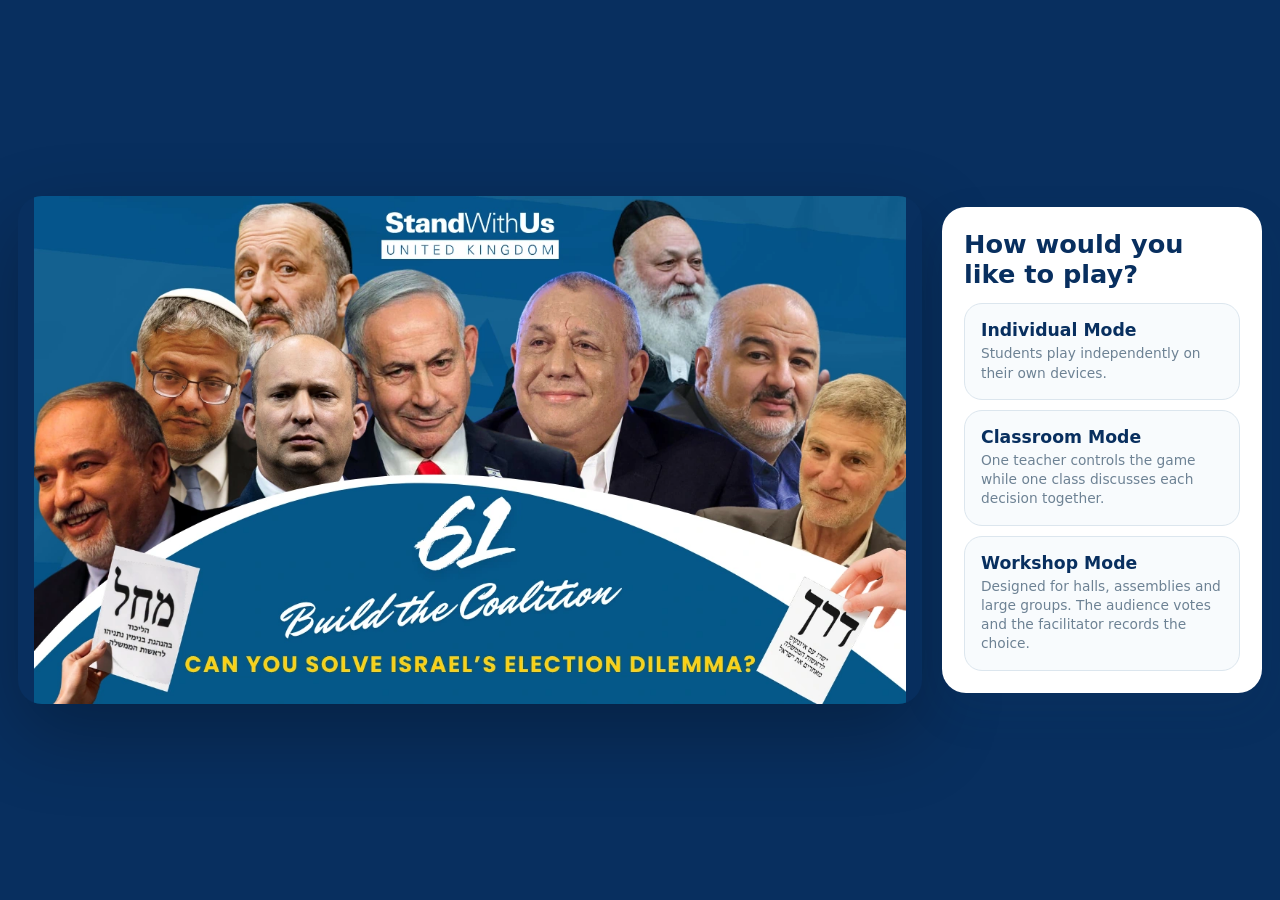
<file: index.html>
<!doctype html>
<html lang="en">
<head>
  <meta charset="utf-8">
  <meta name="viewport" content="width=device-width,initial-scale=1,viewport-fit=cover">
  <meta name="theme-color" content="#082f5f">
  <meta name="description" content="61: Build the Coalition, an interactive Israel democracy education game from StandWithUs UK">
  <title>61: Build the Coalition</title>
  <link rel="manifest" href="manifest.json">
  <link rel="icon" href="assets/branding/swu_uk_square.webp">
  <link rel="stylesheet" href="styles.css?v=20261125unity1">
  <link rel="stylesheet" href="coalition_nov_2026.css?v=20261125unity1">
</head>
<body>
  <main id="app"></main>
  <script src="data/game_data.js?v=20261125unity1"></script>
  <script src="data/election_updates.js?v=20261125unity1"></script>
  <script src="app.js?v=20261125unity1" defer></script>
  <script src="coalition_nov_2026.js?v=20261125unity1" defer></script>
</body>
</html>
</file>
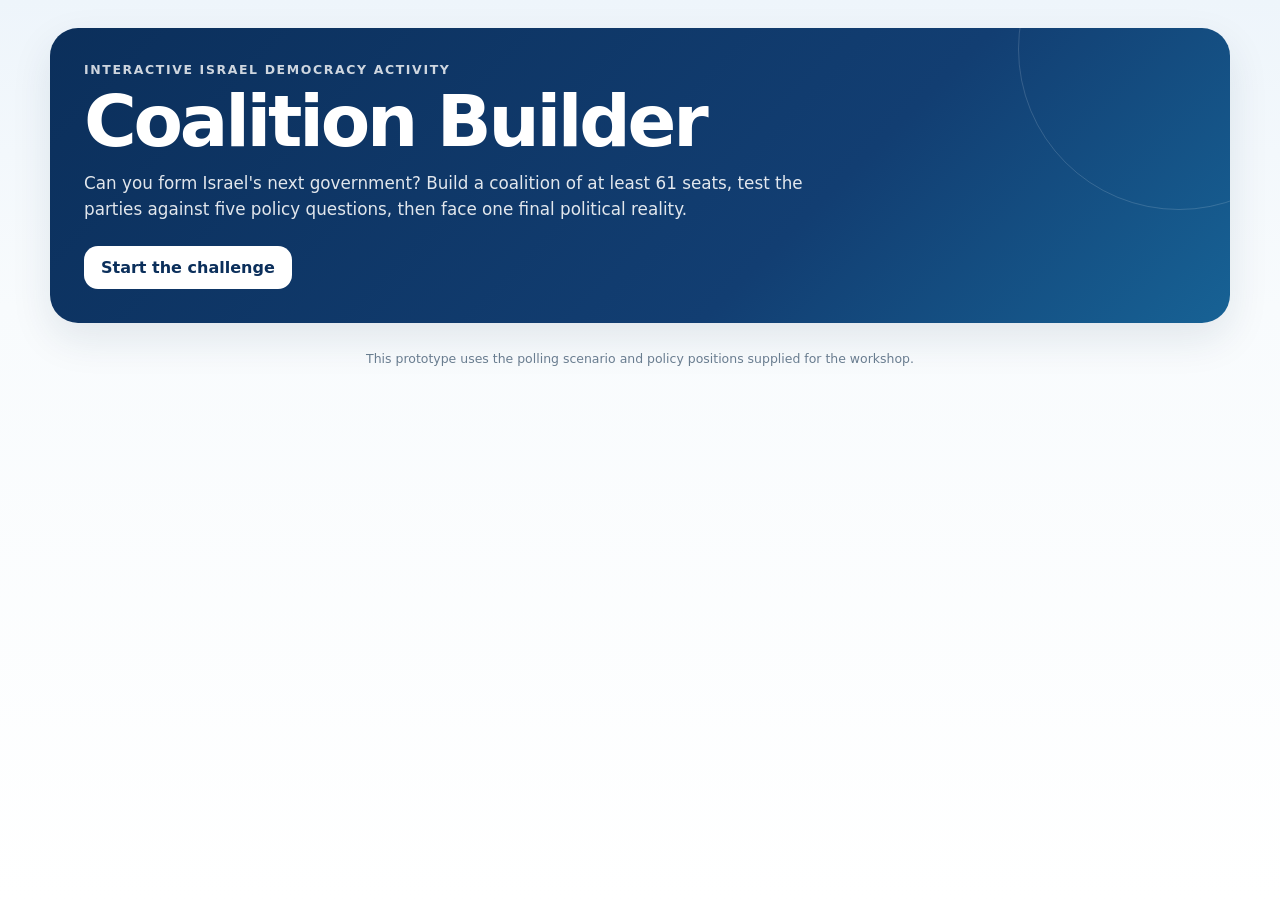
<file: CoalitionBuilderPreview.html>
<!doctype html>
<html lang="en">
<head>
<meta charset="utf-8">
<meta name="viewport" content="width=device-width,initial-scale=1,viewport-fit=cover">
<meta name="theme-color" content="#0b2f5b">
<title>Coalition Builder</title>
<style>
:root{
  --navy:#0b2f5b;
  --blue:#2f5ea8;
  --sky:#5bb3e6;
  --red:#d1495b;
  --orange:#e67e22;
  --teal:#2a9d8f;
  --purple:#7a4fa3;
  --green:#4c956c;
  --gold:#c79a2b;
  --ink:#15314a;
  --muted:#6b7f91;
  --line:#dbe4ec;
  --panel:#ffffff;
  --wash:#f5f8fb;
  --yes:#dff4d5;
  --no:#ffd9db;
  --neutral:#dce9f7;
  --shadow:0 16px 40px rgba(20,51,80,.10);
}
*{box-sizing:border-box}
html{scroll-behavior:smooth}
body{margin:0;background:linear-gradient(180deg,#eef5fb 0,#f8fbfd 34%,#ffffff 100%);color:var(--ink);font-family:Inter,ui-sans-serif,system-ui,-apple-system,BlinkMacSystemFont,"Segoe UI",sans-serif}
button{font:inherit}
.app{min-height:100vh}
.shell{width:min(1180px,calc(100% - 28px));margin:0 auto;padding:28px 0 72px}
.hero{background:linear-gradient(135deg,var(--navy),#123e72 64%,#176295);color:#fff;border-radius:28px;padding:34px;box-shadow:var(--shadow);position:relative;overflow:hidden}
.hero:after{content:"";position:absolute;width:320px;height:320px;border:1px solid rgba(255,255,255,.15);border-radius:50%;right:-110px;top:-140px}
.eyebrow{font-size:.78rem;letter-spacing:.13em;text-transform:uppercase;font-weight:800;opacity:.8}
h1{font-size:clamp(2.1rem,6vw,4.5rem);line-height:.96;margin:10px 0 14px;letter-spacing:-.045em}
h2{font-size:clamp(1.35rem,3vw,2rem);margin:0 0 8px}
p{line-height:1.55}
.hero p{max-width:720px;font-size:1.05rem;margin:0 0 24px;color:rgba(255,255,255,.88)}
.primary,.secondary,.ghost{border:0;border-radius:14px;padding:12px 17px;font-weight:800;cursor:pointer;transition:.16s ease}
.primary{background:#fff;color:var(--navy)}
.primary:hover,.secondary:hover,.ghost:hover{transform:translateY(-1px)}
.secondary{background:var(--navy);color:#fff}
.ghost{background:#edf3f8;color:var(--ink)}
.topbar{display:flex;align-items:center;justify-content:space-between;gap:18px;margin-bottom:18px}
.brand{display:flex;align-items:center;gap:10px;font-weight:900;color:var(--navy)}
.brandMark{width:38px;height:38px;border-radius:12px;background:var(--navy);display:grid;place-items:center;color:#fff;font-size:1.1rem}
.metrics{display:grid;grid-template-columns:repeat(3,1fr);gap:12px;margin:20px 0}
.metric{background:var(--panel);border:1px solid var(--line);border-radius:18px;padding:17px;box-shadow:0 8px 24px rgba(20,51,80,.05)}
.metricLabel{font-size:.8rem;color:var(--muted);font-weight:700;text-transform:uppercase;letter-spacing:.08em}
.metricValue{font-size:2rem;font-weight:900;margin-top:4px;color:var(--navy)}
.progressWrap{background:var(--panel);border:1px solid var(--line);border-radius:18px;padding:16px;margin-bottom:22px}
.progressHead{display:flex;justify-content:space-between;font-weight:800;margin-bottom:10px}
.progress{height:14px;background:#e7eef4;border-radius:999px;overflow:hidden}
.progressFill{height:100%;background:linear-gradient(90deg,var(--blue),var(--sky));width:0;transition:width .25s ease}
.sectorGrid{display:grid;grid-template-columns:repeat(6,1fr);gap:10px;margin:16px 0 24px}
.sectorTile{border:0;border-radius:18px;padding:16px 10px;color:#fff;font-weight:900;cursor:pointer;min-height:94px;display:flex;flex-direction:column;justify-content:space-between;text-align:left;box-shadow:0 8px 20px rgba(20,51,80,.08);transition:.15s ease}
.sectorTile:hover,.sectorTile.active{transform:translateY(-2px);outline:3px solid rgba(11,47,91,.12)}
.sectorIcon{font-size:1.55rem}.sectorName{font-size:.9rem;line-height:1.12}
.sectionHead{display:flex;align-items:end;justify-content:space-between;gap:20px;margin:26px 0 12px}
.sectionHead p{margin:0;color:var(--muted)}
.partyGrid{display:grid;grid-template-columns:repeat(3,1fr);gap:14px}
.partyCard{background:var(--panel);border:1px solid var(--line);border-radius:22px;padding:16px;box-shadow:0 10px 26px rgba(20,51,80,.06);display:flex;flex-direction:column;gap:14px;min-height:270px;position:relative;transition:.16s ease}
.partyCard.selected{outline:3px solid var(--blue);transform:translateY(-1px)}
.partyTop{display:flex;gap:14px;align-items:flex-start}.partyLogoWrap{width:104px;height:72px;border:1px solid var(--line);background:#fff;border-radius:14px;display:grid;place-items:center;padding:8px;flex:none}.partyLogo{max-width:100%;max-height:100%;object-fit:contain}
.leaderPhoto{width:54px;height:54px;border-radius:50%;object-fit:cover;border:2px solid #fff;box-shadow:0 0 0 1px var(--line)}
.avatar{width:54px;height:54px;border-radius:50%;display:grid;place-items:center;background:#e8eff6;color:var(--navy);font-weight:900;border:1px solid var(--line);flex:none}
.partyInfo{flex:1}.partyName{font-weight:900;font-size:1.08rem;color:var(--navy)}.leader{color:var(--muted);font-size:.9rem;margin-top:3px}.seatPill{display:inline-flex;align-items:center;border-radius:999px;padding:6px 10px;background:#edf3f8;font-weight:900;font-size:.82rem}
.partyFooter{margin-top:auto;display:flex;align-items:center;justify-content:space-between;gap:8px}.sectorPill{font-size:.76rem;font-weight:900;border-radius:999px;padding:6px 9px;color:#fff}.selectBtn{border:0;border-radius:12px;padding:9px 11px;background:var(--navy);color:#fff;font-weight:800;cursor:pointer}.partyCard.selected .selectBtn{background:#e9eff5;color:var(--ink)}
.coalitionBox{background:var(--panel);border:1px solid var(--line);border-radius:22px;padding:19px;margin-top:22px}.coalitionRows{display:grid;gap:8px;margin-top:12px}.coalitionRow{display:flex;justify-content:space-between;gap:15px;padding:10px 0;border-bottom:1px solid #eef2f6}.coalitionRow:last-child{border:0}.empty{color:var(--muted)}
.callout{background:#eef6ff;border:1px solid #cfe0f1;border-radius:22px;padding:22px;margin-top:22px}.callout.success{background:#eff8ea;border-color:#cfe8c2}.callout.warn{background:#fff7e8;border-color:#f1d7a4}.callout.danger{background:#fff0f0;border-color:#f0c4c7}
.policyTable{width:100%;border-collapse:separate;border-spacing:0;margin-top:14px;font-size:.87rem}.policyTable th,.policyTable td{padding:10px;border-right:1px solid var(--line);border-bottom:1px solid var(--line);text-align:center}.policyTable th:first-child,.policyTable td:first-child{text-align:left}.policyTable thead th{background:#eef3f7}.policyTable tr:first-child th:first-child{border-top-left-radius:12px}.policyTable tr:first-child th:last-child{border-top-right-radius:12px}.statusYes{background:var(--yes)}.statusNo{background:var(--no)}.statusNeutral{background:var(--neutral)}
.issueSummary{display:grid;grid-template-columns:repeat(5,1fr);gap:10px;margin-top:14px}.issueCard{border:1px solid var(--line);border-radius:16px;padding:13px;background:#fff}.issueName{font-weight:900;font-size:.85rem}.issueCounts{font-size:.78rem;color:var(--muted);margin-top:8px}
.revealIntro{background:linear-gradient(135deg,#151a26,#29354a);color:#fff;border-radius:24px;padding:28px;margin-top:22px}.revealGrid{display:grid;grid-template-columns:repeat(3,1fr);gap:12px;margin-top:14px}.revealCard{background:#fff;border:1px solid var(--line);border-radius:18px;padding:15px}.stance{font-weight:900;margin-top:8px}.yesTxt{color:#39793d}.noTxt{color:#b23a40}.maybeTxt{color:#94690c}.revealMetrics{display:grid;grid-template-columns:repeat(3,1fr);gap:12px;margin-top:16px}
.footerNote{font-size:.78rem;color:var(--muted);margin-top:28px;text-align:center}.hidden{display:none!important}
@media(max-width:900px){.sectorGrid{grid-template-columns:repeat(3,1fr)}.partyGrid{grid-template-columns:repeat(2,1fr)}.issueSummary{grid-template-columns:repeat(2,1fr)}.revealGrid{grid-template-columns:repeat(2,1fr)}}
@media(max-width:620px){.shell{width:min(100% - 18px,1180px);padding-top:12px}.hero{padding:24px 20px;border-radius:22px}.metrics{grid-template-columns:1fr 1fr 1fr}.metric{padding:12px}.metricValue{font-size:1.5rem}.sectorGrid{grid-template-columns:repeat(2,1fr)}.partyGrid{grid-template-columns:1fr}.partyCard{min-height:0}.issueSummary,.revealGrid,.revealMetrics{grid-template-columns:1fr}.policyTable{font-size:.72rem}.policyTable th,.policyTable td{padding:7px 5px}.sectionHead{align-items:flex-start;flex-direction:column}.topbar{margin-bottom:12px}}

</style>
</head>
<body>
<main id="app"></main>
<script>
const parties = [
  {id:'likud',name:'Likud',leader:'Bibi Netanyahu',seats:23,sector:'Right',logo:'[data-uri]',photo:'[data-uri]',bibi:'Yes',positions:{security:'Yes',inquiry:'No',judicial:'Yes',arab:'No',charedi:'No'}},
  {id:'yashar',name:'Yashar',leader:'Gadi Eisenkot',seats:24,sector:'Left',logo:'[data-uri]',bibi:'No',positions:{security:'Neutral',inquiry:'Yes',judicial:'No',arab:'Yes',charedi:'Yes'}},
  {id:'byachad',name:"B'Yachad",leader:'Naftali Bennett',seats:16,sector:'Right',logo:'[data-uri]',bibi:'No',positions:{security:'Neutral',inquiry:'Yes',judicial:'No',arab:'Neutral',charedi:'Yes'}},
  {id:'democrats',name:'The Democrats',leader:'Yair Golan',seats:9,sector:'Far Left',logo:'[data-uri]',bibi:'No',positions:{security:'Yes',inquiry:'Yes',judicial:'No',arab:'Yes',charedi:'Yes'}},
  {id:'yisrael_beitenu',name:'Yisrael Beitenu',leader:'Avigdor Lieberman',seats:11,sector:'Right',logo:'[data-uri]',bibi:'No',positions:{security:'Yes',inquiry:'Yes',judicial:'No',arab:'Yes',charedi:'Yes'}},
  {id:'hatzionut_hadati',name:'Hatzionut HaDatit',leader:'Bezalel Smotrich',seats:4,sector:'Far Right',logo:'[data-uri]',bibi:'Yes',positions:{security:'Yes',inquiry:'No',judicial:'Yes',arab:'No',charedi:'Yes'}},
  {id:'otzma_yehudit',name:'Otzma Yehudit',leader:'Itamar Ben Gvir',seats:8,sector:'Far Right',logo:'[data-uri]',photo:'[data-uri]',bibi:'Yes',positions:{security:'Yes',inquiry:'No',judicial:'Yes',arab:'No',charedi:'No'}},
  {id:'utj',name:'UTJ',leader:'Moshe Gafni and Yitzhak Goldknopf',seats:8,sector:'Ultra Orthodox Jewish',logo:'[data-uri]',bibi:'Maybe',positions:{security:'Neutral',inquiry:'Neutral',judicial:'Neutral',arab:'Neutral',charedi:'No'}},
  {id:'shas',name:'Shas',leader:'Arye Deri',seats:7,sector:'Ultra Orthodox Jewish',logo:'[data-uri]',bibi:'Maybe',positions:{security:'Neutral',inquiry:'Neutral',judicial:'Neutral',arab:'Neutral',charedi:'No'}},
  {id:'joint_arab_list',name:'Joint Arab List',leader:'Youssef Jabareen',seats:5,sector:'Arab',logo:'[data-uri]',bibi:'No',positions:{security:'Yes',inquiry:'Neutral',judicial:'Neutral',arab:'Yes',charedi:'Neutral'}},
  {id:'raam',name:"Ra'am",leader:'Mansour Abbas',seats:5,sector:'Arab',logo:'[data-uri]',bibi:'Maybe',positions:{security:'Yes',inquiry:'Neutral',judicial:'Neutral',arab:'Yes',charedi:'Neutral'}}
];

const sectors = [
  {name:'All',icon:'◉',colour:'#0b2f5b'},
  {name:'Far Left',icon:'✊',colour:'#d1495b'},
  {name:'Left',icon:'🕊',colour:'#2a9d8f'},
  {name:'Right',icon:'🛡',colour:'#2f5ea8'},
  {name:'Far Right',icon:'⚑',colour:'#e67e22'},
  {name:'Ultra Orthodox Jewish',icon:'🎩',colour:'#7a4fa3'},
  {name:'Arab',icon:'عربي',colour:'#4c956c'}
];

const issueLabels = {
  security:'Security and Palestinians',
  inquiry:'October 7 Inquiry',
  judicial:'Judicial Reform',
  arab:'Work with anti Zionist Arab parties',
  charedi:'Charedi integration'
};

const state = {selected:new Set(),sector:'All',stage:'welcome'};
const app = document.getElementById('app');

function initials(name){
  return name.split(/\s+/).filter(Boolean).slice(0,2).map(x=>x[0]).join('').toUpperCase();
}
function sectorColour(name){return (sectors.find(s=>s.name===name)||sectors[0]).colour}
function selectedParties(){return parties.filter(p=>state.selected.has(p.id))}
function totalSeats(){return selectedParties().reduce((n,p)=>n+p.seats,0)}
function esc(s){return String(s).replace(/[&<>"']/g,c=>({'&':'&amp;','<':'&lt;','>':'&gt;','"':'&quot;',"'":'&#39;'}[c]))}

function render(){
  if(state.stage==='welcome') return renderWelcome();
  renderGame();
}

function renderWelcome(){
  app.innerHTML=`<div class="app"><div class="shell">
    <section class="hero">
      <div class="eyebrow">Interactive Israel democracy activity</div>
      <h1>Coalition Builder</h1>
      <p>Can you form Israel's next government? Build a coalition of at least 61 seats, test the parties against five policy questions, then face one final political reality.</p>
      <button class="primary" id="start">Start the challenge</button>
    </section>
    <div class="footerNote">This prototype uses the polling scenario and policy positions supplied for the workshop.</div>
  </div></div>`;
  document.getElementById('start').addEventListener('click',()=>{state.stage='build';render()});
}

function renderGame(){
  const total=totalSeats();
  const count=state.selected.size;
  const progress=Math.min(100,(total/61)*100);
  const filtered=state.sector==='All'?parties:parties.filter(p=>p.sector===state.sector);
  app.innerHTML=`<div class="app"><div class="shell">
    <div class="topbar"><div class="brand"><div class="brandMark">61</div><div>Coalition Builder</div></div><button class="ghost" id="resetTop">Reset</button></div>
    <div class="metrics">
      <div class="metric"><div class="metricLabel">Coalition seats</div><div class="metricValue">${total}</div></div>
      <div class="metric"><div class="metricLabel">Target</div><div class="metricValue">61</div></div>
      <div class="metric"><div class="metricLabel">Parties selected</div><div class="metricValue">${count}</div></div>
    </div>
    <div class="progressWrap"><div class="progressHead"><span>Progress to a majority</span><span>${total} / 61</span></div><div class="progress"><div class="progressFill" style="width:${progress}%"></div></div></div>
    <div class="sectionHead"><div><h2>Explore the political sectors</h2><p>Filter by sector, then invite parties into your coalition.</p></div></div>
    <div class="sectorGrid">${sectors.map(s=>`<button class="sectorTile ${state.sector===s.name?'active':''}" data-sector="${esc(s.name)}" style="background:${s.colour}"><span class="sectorIcon">${s.icon}</span><span class="sectorName">${esc(s.name)}</span></button>`).join('')}</div>
    <div class="sectionHead"><div><h2>${state.sector==='All'?'All parties':esc(state.sector)}</h2><p>${filtered.length} ${filtered.length===1?'party':'parties'} in view</p></div></div>
    <div class="partyGrid">${filtered.map(p=>partyCard(p)).join('')}</div>
    ${coalitionPanel(total)}
    ${policyPanel(total)}
    ${revealPanel()}
    <div class="footerNote">Each participant can run this page independently in their own browser. No login is required.</div>
  </div></div>`;
  bindGameEvents();
}

function partyCard(p){
  const selected=state.selected.has(p.id);
  const photo=p.photo?`<img class="leaderPhoto" src="${p.photo}" alt="${esc(p.leader)}">`:`<div class="avatar">${initials(p.leader)}</div>`;
  return `<article class="partyCard ${selected?'selected':''}">
    <div class="partyTop"><div class="partyLogoWrap"><img class="partyLogo" src="${p.logo}" alt="${esc(p.name)} logo"></div>${photo}<div class="partyInfo"><div class="partyName">${esc(p.name)}</div><div class="leader">${esc(p.leader)}</div></div></div>
    <div><span class="seatPill">${p.seats} seats</span></div>
    <div class="partyFooter"><span class="sectorPill" style="background:${sectorColour(p.sector)}">${esc(p.sector)}</span><button class="selectBtn" data-party="${p.id}">${selected?'Remove':'Invite to coalition'}</button></div>
  </article>`;
}

function coalitionPanel(total){
  const chosen=selectedParties();
  const rows=chosen.length?chosen.map(p=>`<div class="coalitionRow"><span>${esc(p.name)}</span><strong>${p.seats}</strong></div>`).join(''):`<div class="empty">No parties selected yet.</div>`;
  const status=total>=61?`<div class="callout success"><h2>You have reached a majority</h2><p>Your coalition has ${total} seats. Numbers alone are not enough. Now check whether the parties agree on the major issues.</p><button class="secondary" id="checkPolicy">Check policy compatibility</button></div>`:'';
  return `<section class="coalitionBox"><h2>Your coalition</h2><div class="coalitionRows">${rows}</div></section>${status}`;
}

function policyPanel(total){
  if(state.stage!=='policy' && state.stage!=='reveal') return '';
  if(total<61) return '';
  const chosen=selectedParties();
  const issues=Object.keys(issueLabels);
  const summary=issues.map(k=>{
    const vals=chosen.map(p=>p.positions[k]);
    const yes=vals.filter(v=>v==='Yes').length,no=vals.filter(v=>v==='No').length,neutral=vals.filter(v=>v==='Neutral').length;
    return `<div class="issueCard"><div class="issueName">${issueLabels[k]}</div><div class="issueCounts">${yes} support · ${no} oppose · ${neutral} neutral</div></div>`;
  }).join('');
  const table=`<div style="overflow:auto"><table class="policyTable"><thead><tr><th>Party</th>${issues.map(k=>`<th>${issueLabels[k]}</th>`).join('')}</tr></thead><tbody>${chosen.map(p=>`<tr><td><strong>${esc(p.name)}</strong></td>${issues.map(k=>`<td class="status${p.positions[k]}">${p.positions[k]}</td>`).join('')}</tr>`).join('')}</tbody></table></div>`;
  const next=state.stage==='policy'?`<div class="callout warn"><h2>Could these parties compromise?</h2><p>Coalition government often requires parties to live with policy differences. If you think these disagreements could be negotiated, continue to the final test.</p><button class="secondary" id="showReveal">Continue to final test</button></div>`:'';
  return `<section id="policySection" class="callout"><h2>Policy compatibility</h2><p>These are the positions supplied for the workshop. Green means support, red means opposition and blue means neutral.</p><div class="issueSummary">${summary}</div>${table}</section>${next}`;
}

function revealPanel(){
  if(state.stage!=='reveal') return '';
  const chosen=selectedParties();
  const yes=chosen.filter(p=>p.bibi==='Yes');
  const no=chosen.filter(p=>p.bibi==='No');
  const maybe=chosen.filter(p=>p.bibi==='Maybe');
  const yesSeats=yes.reduce((n,p)=>n+p.seats,0), maybeSeats=maybe.reduce((n,p)=>n+p.seats,0), noSeats=no.reduce((n,p)=>n+p.seats,0);
  const cards=chosen.map(p=>`<div class="revealCard"><strong>${esc(p.name)}</strong><div class="leader">${esc(p.leader)}</div><div class="stance ${p.bibi==='Yes'?'yesTxt':p.bibi==='No'?'noTxt':'maybeTxt'}">${p.bibi==='Yes'?'Would sit with Netanyahu':p.bibi==='No'?'Would not sit with Netanyahu':'Position uncertain or negotiable'}</div></div>`).join('');
  const verdict=yesSeats>=61?`Your coalition still contains at least 61 seats from parties marked as willing to serve under Netanyahu.`:`Your coalition does not contain 61 confirmed seats from parties marked as willing to serve under Netanyahu. The policy puzzle has become a political leadership puzzle.`;
  return `<section id="revealSection"><div class="revealIntro"><div class="eyebrow">One final factor</div><h2>Will every party sit in a Netanyahu led coalition?</h2><p>Policy agreement is not always enough. Some parties may refuse to serve under Benjamin Netanyahu even where there is substantial policy overlap.</p></div><div class="revealGrid">${cards}</div><div class="revealMetrics"><div class="metric"><div class="metricLabel">Confirmed yes</div><div class="metricValue">${yesSeats}</div></div><div class="metric"><div class="metricLabel">Maybe</div><div class="metricValue">${maybeSeats}</div></div><div class="metric"><div class="metricLabel">Refuse</div><div class="metricValue">${noSeats}</div></div></div><div class="callout danger"><h2>What happened?</h2><p>${verdict}</p><button class="secondary" id="rebuild">Rebuild the coalition</button></div></section>`;
}

function bindGameEvents(){
  document.getElementById('resetTop').addEventListener('click',resetGame);
  document.querySelectorAll('[data-sector]').forEach(b=>b.addEventListener('click',()=>{state.sector=b.dataset.sector;render()}));
  document.querySelectorAll('[data-party]').forEach(b=>b.addEventListener('click',()=>{
    const id=b.dataset.party;
    state.selected.has(id)?state.selected.delete(id):state.selected.add(id);
    if(totalSeats()<61) state.stage='build';
    render();
  }));
  const check=document.getElementById('checkPolicy'); if(check) check.addEventListener('click',()=>{state.stage='policy';render();setTimeout(()=>document.getElementById('policySection')?.scrollIntoView({behavior:'smooth'}),50)});
  const reveal=document.getElementById('showReveal'); if(reveal) reveal.addEventListener('click',()=>{state.stage='reveal';render();setTimeout(()=>document.getElementById('revealSection')?.scrollIntoView({behavior:'smooth'}),50)});
  const rebuild=document.getElementById('rebuild'); if(rebuild) rebuild.addEventListener('click',()=>{state.stage='build';render();window.scrollTo({top:0,behavior:'smooth'})});
}

function resetGame(){state.selected.clear();state.sector='All';state.stage='build';render();window.scrollTo({top:0,behavior:'smooth'})}

if('serviceWorker' in navigator){window.addEventListener('load',()=>navigator.serviceWorker.register('service_worker.js').catch(()=>{}))}
render();

</script>
</body>
</html>
</file>
<file: styles.css>
:root{
  --swu:#0878bd;
  --navy:#082f5f;
  --navy2:#0d426f;
  --ink:#15344d;
  --muted:#6d8294;
  --line:#dce6ee;
  --wash:#f4f8fb;
  --panel:#ffffff;
  --gold:#c99a2e;
  --green:#2e8b57;
  --red:#c94c56;
  --amber:#d49323;
  --teal:#2a9d8f;
  --blue:#2f5ea8;
  --orange:#e67e22;
  --purple:#7a4fa3;
  --shadow:0 18px 46px rgba(15,53,82,.11);
}
*{box-sizing:border-box}
html{scroll-behavior:smooth}
body{margin:0;background:linear-gradient(180deg,#edf5fa,#fff 45%);color:var(--ink);font-family:Inter,ui-sans-serif,system-ui,-apple-system,BlinkMacSystemFont,"Segoe UI",sans-serif}
button{font:inherit}
img{max-width:100%}
.app{min-height:100vh}
.shell{width:min(1180px,calc(100% - 30px));margin:0 auto;padding:18px 0 132px}

/* splash */
.splash{min-height:100vh;display:grid;place-items:center;padding:28px;background:
radial-gradient(circle at 80% 10%,rgba(70,181,235,.28),transparent 28%),
radial-gradient(circle at 15% 78%,rgba(16,92,158,.34),transparent 32%),
linear-gradient(145deg,#071f3d,#0a3b68 58%,#0b78b7);position:relative;overflow:hidden;color:#fff}
.splash:before,.splash:after{content:"";position:absolute;border:1px solid rgba(255,255,255,.11);border-radius:50%}
.splash:before{width:560px;height:560px;right:-220px;top:-240px}
.splash:after{width:430px;height:430px;left:-240px;bottom:-180px}
.splashInner{position:relative;z-index:2;width:min(820px,100%);text-align:center}
.swuLogo{width:min(330px,64vw);filter:drop-shadow(0 8px 22px rgba(0,0,0,.12));margin-bottom:26px}
.gameNumber{font-size:clamp(5rem,18vw,10rem);font-weight:950;line-height:.76;letter-spacing:-.08em;color:#fff}
.gameTitle{font-size:clamp(2rem,6vw,4.4rem);font-weight:950;letter-spacing:-.04em;margin:8px 0 10px}
.gameSubtitle{font-size:clamp(1rem,2.4vw,1.3rem);color:rgba(255,255,255,.84);max-width:680px;margin:0 auto}
.welcomeCards{display:grid;grid-template-columns:repeat(3,1fr);gap:10px;margin:26px auto;max-width:720px}
.welcomeCards>div{border:1px solid rgba(255,255,255,.18);background:rgba(255,255,255,.08);border-radius:18px;padding:15px;text-align:left}
.welcomeCards strong{display:block;color:#9ee1ff;font-size:1.28rem}
.welcomeCards span{display:block;margin-top:3px;font-size:.86rem}
.primary,.secondary,.ghost,.dangerBtn{border:0;border-radius:14px;padding:12px 17px;font-weight:900;cursor:pointer;transition:.16s ease}
.primary{background:#fff;color:var(--navy)}
.primary.large{font-size:1rem;padding:15px 24px}
.secondary{background:var(--navy);color:#fff}
.ghost{background:#edf3f7;color:var(--ink)}
.dangerBtn{background:#fff0f1;color:#a93840;border:1px solid #efc5c9}
.primary:hover,.secondary:hover,.ghost:hover,.dangerBtn:hover,.selectBtn:hover{transform:translateY(-1px)}

/* top bar */
.topbar{display:flex;align-items:center;justify-content:space-between;gap:14px;margin-bottom:16px}
.brand{display:flex;align-items:center;gap:12px}
.brand img{width:152px;max-height:48px;object-fit:contain}
.brandText{font-weight:950;color:var(--navy);line-height:1}
.brandText span{display:block;font-size:1.1rem}
.brandText small{display:block;margin-top:5px;color:var(--muted);font-size:.72rem}
.topActions{display:flex;gap:8px}

/* dashboard */
.majorityPanel{background:linear-gradient(135deg,#fff,#f3f9fd);border:1px solid var(--line);border-radius:24px;padding:18px 20px;display:grid;grid-template-columns:.8fr 1.2fr;gap:16px;align-items:center;box-shadow:0 10px 28px rgba(13,55,86,.05)}
.eyebrow{text-transform:uppercase;letter-spacing:.14em;font-size:.72rem;font-weight:950;color:var(--blue)}
.bigSeatCount{display:flex;align-items:baseline;gap:6px;color:var(--navy);margin:5px 0}
.bigSeatCount span{font-size:clamp(2.6rem,7vw,5.2rem);font-weight:950;line-height:.9}
.bigSeatCount small{font-size:1.1rem;font-weight:900;color:var(--muted)}
.majorityCopy p{margin:8px 0 0;color:var(--muted)}
.knessetWrap{text-align:center}
.knessetWrap svg{width:100%;max-width:520px;height:auto}
.kSeat{transition:fill .25s ease}
.majorityMarker{font-size:12px;font-weight:950;fill:var(--gold)}
.knessetCaption{font-size:.76rem;color:var(--muted);margin-top:-3px}
.progressWrap{background:#fff;border:1px solid var(--line);border-radius:18px;padding:14px 16px;margin-top:12px}
.progressHead{display:flex;justify-content:space-between;font-size:.9rem;font-weight:850;margin-bottom:9px}
.progress{height:13px;background:#e5eef4;border-radius:999px;overflow:hidden}
.progressFill{height:100%;background:linear-gradient(90deg,var(--blue),#58b4e7);transition:width .28s ease}

/* sections */
.sectionHead{display:flex;align-items:end;justify-content:space-between;gap:20px;margin:25px 0 12px}
.sectionHead h2,.analysisSection h2,.outcomeScreen h2,.callout h2{margin:0 0 5px;font-size:clamp(1.35rem,3vw,2rem)}
.sectionHead p,.analysisIntro{margin:0;color:var(--muted)}
.stageLabel{text-transform:uppercase;letter-spacing:.14em;font-size:.72rem;font-weight:950;color:var(--swu);margin-bottom:6px}

/* sectors */
.sectorGrid{display:grid;grid-template-columns:repeat(7,1fr);gap:9px}
.sectorTile{--sector:var(--navy);border:0;border-radius:18px;padding:13px 10px;min-height:92px;background:linear-gradient(150deg,color-mix(in srgb,var(--sector) 88%,black),var(--sector));color:#fff;display:flex;flex-direction:column;justify-content:space-between;text-align:left;cursor:pointer;box-shadow:0 9px 22px rgba(12,50,78,.08);transition:.16s ease}
.sectorTile:hover,.sectorTile.active{transform:translateY(-2px);outline:3px solid rgba(8,45,87,.12)}
.sectorIcon{font-size:1.35rem}
.sectorName{font-size:.78rem;font-weight:950;line-height:1.08}

/* party cards */
.partyGrid{display:grid;grid-template-columns:repeat(3,1fr);gap:14px}
.partyCard{--sector:var(--blue);background:#fff;border:1px solid var(--line);border-radius:22px;overflow:hidden;box-shadow:0 12px 28px rgba(14,49,77,.07);position:relative;transition:.18s ease}
.partyCard:before{content:"";height:5px;background:var(--sector);position:absolute;left:0;right:0;top:0;z-index:3}
.partyCard.selected{outline:3px solid color-mix(in srgb,var(--sector) 62%,white);transform:translateY(-2px)}
.cardMedia{height:190px;position:relative;overflow:hidden;background:linear-gradient(145deg,#eef4f8,#fff)}
.leaderPhoto{width:100%;height:100%;object-fit:cover;object-position:center 24%;display:block}
.partyLogoWrap{position:absolute;left:12px;bottom:12px;width:110px;height:68px;padding:8px;border-radius:13px;background:rgba(255,255,255,.95);border:1px solid rgba(213,225,234,.95);display:grid;place-items:center;box-shadow:0 8px 20px rgba(11,45,72,.11)}
.partyLogo{max-width:100%;max-height:100%;object-fit:contain}
.seatBadge{position:absolute;right:12px;top:13px;width:58px;height:58px;border-radius:50%;background:rgba(7,38,70,.93);color:#fff;display:grid;place-items:center;font-weight:950;font-size:1.24rem;line-height:.8}
.seatBadge span{display:block;font-size:.52rem;text-transform:uppercase;letter-spacing:.06em;font-weight:800}
.partyBody{padding:15px}
.partyName{font-size:1.16rem;font-weight:950;color:var(--navy)}
.leader{font-size:.88rem;color:var(--muted);margin-top:2px}
.sectorPill{display:inline-flex;color:#fff;font-weight:900;font-size:.71rem;border-radius:999px;padding:6px 9px;margin:11px 0}
.selectBtn{width:100%;border:0;border-radius:12px;background:var(--navy);color:#fff;padding:10px 12px;font-weight:900;cursor:pointer}
.partyCard.selected .selectBtn{background:#eaf0f5;color:var(--ink)}

/* coalition and policy */
.coalitionBox{background:#fff;border:1px solid var(--line);border-radius:22px;padding:19px;margin-top:24px}
.coalitionRow{display:flex;justify-content:space-between;gap:16px;padding:10px 0;border-bottom:1px solid #edf2f6}
.coalitionRow:last-child{border:0}
.coalitionRow span{display:flex;align-items:center;gap:9px}
.coalitionRow i{width:9px;height:9px;border-radius:50%}
.empty{color:var(--muted)}
.callout{border-radius:22px;padding:20px;margin-top:20px;border:1px solid #cfdfec;background:#eef6ff}
.callout.success{background:#eff8e9;border-color:#cde7c1}
.callout.warn{background:#fff7e8;border-color:#f0d7a7}
.callout.danger{background:#fff0f1;border-color:#efc4c8}
.callout p{line-height:1.55;color:#415d72}
.analysisSection{margin-top:32px}
.issueStack{display:grid;gap:12px;margin-top:16px}
.issueNegotiation{background:#fff;border:1px solid var(--line);border-radius:18px;padding:15px}
.issueNegotiation.conflict{border-color:#e8bdc1}
.issueTop{display:flex;justify-content:space-between;gap:14px;align-items:center}
.issueName{font-weight:950}
.issueStatus{font-size:.75rem;font-weight:900;border-radius:999px;padding:5px 8px;background:#eef3f7;color:var(--muted)}
.issueStatus.conflict{background:#fff0f1;color:#a83d45}
.positionChips{display:flex;flex-wrap:wrap;gap:6px;margin-top:10px}
.positionChip{font-size:.72rem;border-radius:999px;padding:5px 8px;border:1px solid var(--line);background:#f7fafc}
.positionChip.support{background:#eef8eb;color:#397940}
.positionChip.oppose{background:#fff0f1;color:#aa3f47}
.positionChip.flexible{background:#eef4fb;color:#54799b}
.negotiationChoice{display:flex;gap:8px;flex-wrap:wrap;margin-top:12px}
.choiceBtn{border:1px solid var(--line);border-radius:11px;padding:9px 11px;background:#fff;font-weight:850;cursor:pointer}
.choiceBtn.activeGood{background:#eaf7e6;border-color:#bbdeb4;color:#37763d}
.choiceBtn.activeBad{background:#fff0f1;border-color:#ecc2c6;color:#a53d45}

/* leadership */
.leadershipSection{margin-top:32px}
.leadershipHero{background:linear-gradient(135deg,#121a29,#253a56);color:#fff;border-radius:24px;padding:27px;position:relative;overflow:hidden}
.leadershipHero:after{content:"";position:absolute;width:340px;height:340px;border-radius:50%;border:1px solid rgba(255,255,255,.09);right:-150px;top:-170px}
.leadershipHero p{color:rgba(255,255,255,.78);max-width:820px;line-height:1.55}
.leadershipGrid{display:grid;grid-template-columns:repeat(3,1fr);gap:10px;margin-top:14px}
.leaderRuleCard{display:grid;grid-template-columns:48px 1fr auto;align-items:center;gap:10px;background:#fff;border:1px solid var(--line);border-radius:17px;padding:10px}
.leaderRuleCard img{width:48px;height:48px;border-radius:50%;object-fit:cover;object-position:center 22%}
.leaderRuleCard span{display:block;font-size:.76rem;color:var(--muted);margin-top:2px}
.stance{font-weight:950;font-size:.78rem;text-align:right}
.requires{color:#397b3d}.refuses{color:#b33e46}.flexible{color:#996f13}
.leadershipSummary{display:grid;grid-template-columns:repeat(3,1fr);gap:11px;margin-top:12px}
.metric{background:#fff;border:1px solid var(--line);border-radius:17px;padding:14px}
.metricLabel{font-size:.7rem;text-transform:uppercase;letter-spacing:.08em;font-weight:900;color:var(--muted)}
.metricValue{font-size:1.9rem;font-weight:950;color:var(--navy);margin-top:3px}

/* outcomes */
.outcomeScreen{min-height:100vh;display:grid;place-items:center;padding:24px;background:linear-gradient(180deg,#edf5fa,#fff)}
.outcomeCard{width:min(880px,100%);border-radius:28px;padding:28px;background:#fff;box-shadow:var(--shadow);border:1px solid var(--line);text-align:center}
.outcomeCard.success{border-top:8px solid var(--green)}
.outcomeCard.failure{border-top:8px solid var(--red)}
.outcomeIcon{width:78px;height:78px;border-radius:50%;display:grid;place-items:center;margin:0 auto 13px;font-size:2rem;font-weight:950;color:#fff}
.success .outcomeIcon{background:var(--green)}
.failure .outcomeIcon{background:var(--red)}
.outcomeTitle{font-size:clamp(2rem,5vw,4rem);font-weight:950;letter-spacing:-.045em;color:var(--navy);margin:0}
.outcomeLead{color:var(--muted);font-size:1.06rem;line-height:1.55;max-width:720px;margin:10px auto 18px}
.resultGrid{display:grid;grid-template-columns:repeat(4,1fr);gap:10px;margin:18px 0}
.resultMetric{background:#f5f9fc;border:1px solid var(--line);border-radius:16px;padding:13px}
.resultMetric strong{display:block;font-size:1.5rem;color:var(--navy)}
.resultMetric span{display:block;font-size:.72rem;color:var(--muted);margin-top:3px}
.reasonList{text-align:left;background:#fafcfd;border:1px solid var(--line);border-radius:17px;padding:15px;margin:15px 0}
.reasonList div{padding:8px 0;border-bottom:1px solid #e9f0f5}
.reasonList div:last-child{border:0}
.headlineCard{margin:18px 0;border-radius:20px;background:linear-gradient(135deg,#0b345f,#0a76b6);color:#fff;padding:20px;text-align:left}
.headlineCard.failureNews{background:linear-gradient(135deg,#6f1720,#b33d48)}
.headlineLabel{text-transform:uppercase;letter-spacing:.14em;font-size:.69rem;font-weight:950;color:#9edfff}
.failureNews .headlineLabel{color:#ffd3d6}
.headlineCard h3{font-size:clamp(1.45rem,4vw,2.4rem);margin:5px 0}
.headlineCard p{margin:0;color:rgba(255,255,255,.82);line-height:1.5}
.outcomeActions{display:flex;justify-content:center;gap:9px;flex-wrap:wrap}

/* teacher panel */
.modalBackdrop{position:fixed;inset:0;background:rgba(8,31,55,.5);display:grid;place-items:center;z-index:100;padding:18px}
.modal{width:min(520px,100%);background:#fff;border-radius:22px;padding:20px;box-shadow:var(--shadow)}
.modal h3{margin:0 0 5px;font-size:1.45rem;color:var(--navy)}
.modal p{color:var(--muted)}
.teacherGrid{display:grid;gap:10px}
.teacherRow{display:flex;align-items:center;justify-content:space-between;gap:12px;padding:11px 0;border-bottom:1px solid #edf2f6}
.timerDisplay{font-size:.82rem;font-weight:900;color:var(--navy)}
.hidden{display:none!important}

/* sticky */
.stickyCoalition{position:fixed;left:0;right:0;bottom:0;z-index:50;padding:9px 12px max(9px,env(safe-area-inset-bottom));background:rgba(246,250,252,.94);border-top:1px solid rgba(207,220,231,.9);backdrop-filter:blur(14px)}
.stickyInner{width:min(1160px,100%);margin:0 auto;display:flex;justify-content:space-between;align-items:center;gap:14px}
.stickyLabel{font-size:.67rem;text-transform:uppercase;letter-spacing:.09em;color:var(--muted);font-weight:900;margin-bottom:5px}
.coalitionChips{display:flex;gap:5px;align-items:center;flex-wrap:wrap}
.coalitionChip{position:relative;padding:5px 8px 5px 12px;border-radius:999px;background:#fff;border:1px solid var(--line);font-size:.72rem;font-weight:850}
.coalitionChip:before{content:"";position:absolute;left:5px;top:50%;transform:translateY(-50%);width:4px;height:4px;border-radius:50%;background:var(--sector)}
.coalitionEmpty,.coalitionMore{font-size:.72rem;color:var(--muted)}
.stickyScore{min-width:82px;text-align:right;color:var(--navy)}
.stickyScore strong{font-size:1.55rem}.stickyScore span{font-size:.8rem;font-weight:850;color:var(--muted)}
.stickyScore.reached strong{color:var(--green)}
.footerNote{text-align:center;font-size:.74rem;color:var(--muted);margin-top:28px}

@media(max-width:980px){
  .sectorGrid{grid-template-columns:repeat(4,1fr)}
  .partyGrid{grid-template-columns:repeat(2,1fr)}
  .leadershipGrid{grid-template-columns:repeat(2,1fr)}
}
@media(max-width:720px){
  .shell{width:min(100% - 18px,1180px);padding-top:10px;padding-bottom:135px}
  .welcomeCards{grid-template-columns:1fr;max-width:420px}
  .majorityPanel{grid-template-columns:1fr}
  .majorityCopy{text-align:center}
  .sectorGrid{grid-template-columns:repeat(2,1fr)}
  .partyGrid{grid-template-columns:1fr}
  .cardMedia{height:240px}
  .leadershipGrid,.leadershipSummary,.resultGrid{grid-template-columns:1fr}
  .brand img{width:126px}
  .brandText span{font-size:.98rem}
  .stickyInner{align-items:flex-end}
  .coalitionChips{max-width:72vw;max-height:54px;overflow:hidden}
}


/* Version 3.1 policy red line engine */
.redLineAlert{
  display:flex;
  gap:12px;
  align-items:flex-start;
  margin-top:16px;
  border:1px solid #efbfc4;
  background:#fff1f2;
  border-radius:18px;
  padding:14px 15px;
}
.redLineAlert strong{display:block;color:#9f3039}
.redLineAlert span{display:block;color:#6d4b50;font-size:.84rem;margin-top:3px;line-height:1.45}
.redLineIcon{
  width:36px;height:36px;border-radius:50%;
  display:grid;place-items:center;
  background:#bd3e48;color:#fff;
  font-weight:950;flex:none;
}
.issueNegotiation.hard{border:2px solid #e6aeb4;background:#fff8f8}
.issueNegotiation.concession{border-color:#e6cd97;background:#fffdf7}
.issueNegotiation.negotiable{border-color:#cbdceb}
.issueNegotiation.compatible{border-color:#cfe3ce;background:#fbfefb}
.issueStatus.hard{background:#ffe0e3;color:#a53039}
.issueStatus.concession{background:#fff0c9;color:#8b6412}
.issueStatus.negotiable{background:#eaf2fb;color:#4a7092}
.issueStatus.compatible{background:#eaf7e7;color:#3a783e}
.issueExplanation{font-size:.82rem;color:var(--muted);line-height:1.45;margin-top:7px}
.redLineChip{box-shadow:inset 0 0 0 1px currentColor;font-weight:900}
.concessionBox{
  margin-top:12px;
  padding:11px;
  border:1px solid #edd49e;
  background:#fff8e7;
  border-radius:13px;
}
.concessionBox strong{display:block;color:#805c10}
.concessionBox span{display:block;color:#725f36;font-size:.8rem;margin-top:3px;line-height:1.4}
.hardStop{
  margin-top:12px;
  padding:11px;
  border:1px solid #e9b6bb;
  background:#fff0f1;
  border-radius:13px;
}
.hardStop strong{display:block;color:#a2333c}
.hardStop span{display:block;color:#754c50;font-size:.8rem;margin-top:3px;line-height:1.4}


/* Build 4.1 welcome artwork */
.posterWelcome{
  min-height:100vh;
  background:#082f5f;
  display:grid;
  place-items:center;
  padding:18px;
}
.posterStage{
  width:min(720px,100%);
  position:relative;
  display:grid;
  justify-items:center;
}
.welcomePoster{
  width:100%;
  max-height:88vh;
  object-fit:contain;
  border-radius:24px;
  box-shadow:0 30px 80px rgba(0,0,0,.28);
}
.posterStart{
  margin-top:15px;
  border:0;
  border-radius:999px;
  background:#fff;
  color:#082f5f;
  font-weight:950;
  padding:14px 27px;
  font-size:1rem;
  cursor:pointer;
  box-shadow:0 10px 28px rgba(0,0,0,.18);
}
.posterStart:hover{transform:translateY(-1px)}

/* Build 4.1 coalition report */
.reportGrid{
  display:grid;
  grid-template-columns:repeat(2,1fr);
  gap:10px;
  margin:18px 0;
  text-align:left;
}
.reportCard{
  display:grid;
  grid-template-columns:38px 1fr;
  gap:10px;
  align-items:start;
  padding:14px;
  border:1px solid var(--line);
  border-radius:17px;
  background:#f8fbfd;
}
.reportCard.pass{border-color:#cce4c7;background:#f5fbf2}
.reportCard.fail{border-color:#edc4c8;background:#fff7f8}
.reportStatus{
  width:34px;height:34px;border-radius:50%;
  display:grid;place-items:center;
  background:#dfe9f0;color:#23445e;font-weight:950;
}
.reportCard.pass .reportStatus{background:#dff2da;color:#397940}
.reportCard.fail .reportStatus{background:#ffe0e3;color:#a3363e}
.reportCard span{
  display:block;
  text-transform:uppercase;
  letter-spacing:.08em;
  font-size:.68rem;
  color:var(--muted);
  font-weight:900;
}
.reportCard strong{display:block;font-size:1.1rem;color:var(--navy);margin-top:3px}
.reportCard small{display:block;color:var(--muted);margin-top:4px;line-height:1.35}

@media(max-width:700px){
  .reportGrid{grid-template-columns:1fr}
  .posterWelcome{padding:10px}
  .welcomePoster{border-radius:18px}
}


/* Classroom mode */
.modeChooser{width:min(1180px,100%);display:grid;grid-template-columns:1.35fr .65fr;gap:20px;align-items:center}
.modePanel{background:#fff;border-radius:24px;padding:22px;box-shadow:var(--shadow)}
.modePanel h2{margin:0 0 14px;color:var(--navy);font-size:1.6rem}
.modeButtons{display:grid;gap:10px}
.modeBtn{border:1px solid var(--line);background:#f8fbfd;border-radius:18px;padding:16px;text-align:left;cursor:pointer}
.modeBtn strong{display:block;color:var(--navy);font-size:1.08rem}
.modeBtn span{display:block;color:var(--muted);font-size:.86rem;margin-top:4px;line-height:1.4}
.modeBtn:hover{background:#eef6fb;transform:translateY(-1px)}

.classroomShell{width:min(1320px,calc(100% - 30px))}
.classStageHeader{text-align:center;margin:10px auto 18px;max-width:880px}
.classStageHeader h1{font-size:clamp(2rem,5vw,4rem);color:var(--navy);margin:4px 0 8px}
.classStageHeader p{font-size:1.08rem;color:var(--muted);margin:0}
.classPartyGrid{display:grid;grid-template-columns:repeat(4,1fr);gap:12px}
.classPartyTile{--sector:var(--blue);background:#fff;border:2px solid var(--line);border-radius:18px;padding:9px;text-align:left;box-shadow:0 8px 20px rgba(14,49,77,.06)}
.classPartyTile.selected{border-color:var(--sector);box-shadow:0 0 0 3px color-mix(in srgb,var(--sector) 18%,white)}
.classPartySelect{width:100%;display:grid;grid-template-columns:64px 48px minmax(0,1fr) 48px;align-items:center;gap:9px;border:0;background:transparent;padding:0;text-align:left;cursor:pointer;font:inherit;color:inherit}
.classPartyTile .classLeaderPhoto{width:64px;height:64px;border-radius:13px;object-fit:cover;object-position:center 22%}
.classPartyTile .classBallotCard{width:48px;height:62px;border-radius:4px;object-fit:contain;filter:drop-shadow(0 3px 4px rgba(0,0,0,.16))}
.classPartyText strong{display:block;color:var(--navy);font-size:1rem;line-height:1.15}
.classPartyText span{display:block;color:var(--muted);font-size:.78rem;margin-top:3px;line-height:1.2}
.classSeatCount{width:48px;height:48px;border-radius:50%;background:var(--navy);color:#fff;display:grid;place-items:center;font-size:1.25rem;font-weight:950}
.classCoalitionPanel{display:flex;justify-content:space-between;align-items:center;gap:20px;margin-top:18px;padding:18px 20px;border-radius:20px;background:#fff;border:1px solid var(--line)}
.classCoalitionPanel h2{margin:0;color:var(--navy)}
.classCoalitionPanel p{margin:4px 0 0;color:var(--muted)}
.classCoalitionPanel>strong{font-size:2rem;color:var(--navy)}
.classAction{text-align:center;margin-top:18px}
.hugeBtn{font-size:1.05rem;padding:15px 26px}
.classIssueBoard{display:grid;gap:14px}
.classIssueCard{background:#fff;border:1px solid var(--line);border-radius:20px;padding:18px}
.classIssueCard.hard{border:2px solid #e3a9b0;background:#fff7f8}
.classPositions{display:flex;gap:8px;flex-wrap:wrap;margin-top:12px}
.classPositions span{background:#f1f6f9;border:1px solid var(--line);border-radius:999px;padding:7px 10px;font-size:.82rem}
.classDecisionButtons{display:flex;gap:10px;flex-wrap:wrap;margin-top:14px}
.largeChoice{padding:12px 16px;font-size:.92rem}
.classLeadershipHero{text-align:center;background:linear-gradient(135deg,#121a29,#253a56);color:#fff;border-radius:24px;padding:24px;margin-bottom:14px}
.classLeadershipHero h2{margin:0 0 8px;font-size:2rem}
.classLeadershipHero p{margin:0 auto;max-width:850px;color:rgba(255,255,255,.8)}
.classLeadershipGrid{display:grid;grid-template-columns:repeat(3,1fr);gap:10px}
.classLeaderCard{display:grid;grid-template-columns:64px 1fr;gap:12px;align-items:center;background:#fff;border:1px solid var(--line);border-radius:18px;padding:10px}
.classLeaderCard img{width:64px;height:64px;border-radius:14px;object-fit:cover;object-position:center 22%}
.classLeaderCard strong{display:block;color:var(--navy)}
.classLeaderCard span{display:block;color:var(--muted);font-size:.8rem;margin-top:3px}

@media(max-width:1000px){
  .modeChooser{grid-template-columns:1fr}
  .classPartyGrid{grid-template-columns:repeat(2,1fr)}
}
@media(max-width:700px){
  .classPartyGrid,.classLeadershipGrid{grid-template-columns:1fr}
  .classPartySelect{grid-template-columns:58px 44px minmax(0,1fr) 44px}
  .classPartyTile .classLeaderPhoto{width:58px;height:58px}
  .classPartyTile .classBallotCard{width:44px;height:56px}
}


/* Landscape welcome and Workshop Mode */
.posterWelcome{
  min-height:100vh;
  padding:18px;
  background:#082f5f;
}
.modeChooser{
  width:min(1380px,100%);
  grid-template-columns:minmax(0,1.5fr) minmax(320px,.5fr);
}
.welcomePoster{
  width:100%;
  max-height:84vh;
  aspect-ratio:16/9;
  object-fit:contain;
  background:#082f5f;
}

.workshopShell{width:min(1450px,calc(100% - 28px))}
.workshopStageHeader{text-align:center;max-width:1000px;margin:10px auto 18px}
.workshopStageHeader h1{margin:4px 0 7px;font-size:clamp(2.2rem,5vw,4.6rem);color:var(--navy)}
.workshopStageHeader p{margin:0;color:var(--muted);font-size:1.12rem}
.audiencePrompt{display:inline-flex;margin-top:12px;padding:7px 12px;border-radius:999px;background:#ffebae;color:#73500a;font-size:.72rem;font-weight:950;letter-spacing:.13em}
.lightPrompt{background:rgba(255,255,255,.14);color:#b6e7ff}

.workshopPartyBoard{display:grid;grid-template-columns:repeat(4,1fr);gap:12px;margin-top:18px}
.workshopPartyTile{
  --sector:var(--blue);
  border:2px solid var(--line);
  background:#fff;
  border-radius:20px;
  padding:9px;
  text-align:left;
  box-shadow:0 9px 24px rgba(14,49,77,.07);
}
.workshopPartyTile.selected{border-color:var(--sector);box-shadow:0 0 0 4px color-mix(in srgb,var(--sector) 16%,white)}
.workshopPartySelect{width:100%;display:grid;grid-template-columns:72px 52px minmax(0,1fr) 48px;gap:9px;align-items:center;border:0;background:transparent;padding:0;text-align:left;cursor:pointer;font:inherit;color:inherit}
.workshopPartyTile .workshopLeaderPhoto{width:72px;height:72px;border-radius:14px;object-fit:cover;object-position:center 22%}
.workshopPartyTile .workshopBallotCard{width:52px;height:68px;border-radius:4px;object-fit:contain;filter:drop-shadow(0 3px 5px rgba(0,0,0,.16))}
.workshopPartyText strong{display:block;color:var(--navy);font-size:1.02rem;line-height:1.15}
.workshopPartyText span{display:block;color:var(--muted);font-size:.78rem;margin-top:4px;line-height:1.2}
.workshopSeat{width:48px;height:48px;border-radius:50%;background:var(--navy);color:#fff;display:grid;place-items:center;font-weight:950;font-size:1.2rem}

.workshopCoalitionBanner{display:flex;justify-content:space-between;gap:24px;align-items:center;margin-top:18px;padding:18px 22px;border-radius:22px;background:linear-gradient(135deg,#0a315e,#0b6eaa);color:#fff}
.workshopCoalitionBanner span{display:block;font-size:.72rem;text-transform:uppercase;letter-spacing:.11em;color:#aee5ff;font-weight:900}
.workshopCoalitionBanner strong{display:block;margin-top:5px;font-size:1.02rem}
.workshopScore{font-size:2.5rem;font-weight:950;white-space:nowrap}
.workshopScore small{font-size:.9rem;color:rgba(255,255,255,.75)}

.workshopIssueBoard{display:grid;gap:15px;margin-top:18px}
.workshopIssueCard{background:#fff;border:1px solid var(--line);border-radius:22px;padding:20px}
.workshopIssueCard.hard{border:3px solid #df9da5;background:#fff7f8}
.workshopPositions{display:flex;flex-wrap:wrap;gap:8px;margin-top:14px}
.workshopPositions span{border:1px solid var(--line);background:#f5f9fc;border-radius:999px;padding:8px 11px;font-size:.8rem;font-weight:850}
.workshopVoteControls{display:grid;grid-template-columns:1fr auto auto;gap:10px;align-items:center;margin-top:16px;padding-top:14px;border-top:1px solid var(--line)}
.workshopVoteQuestion{font-size:1.08rem;font-weight:950;color:var(--navy)}
.workshopVoteBtn{min-width:96px;font-size:1rem;padding:12px 18px}

.workshopLeadershipHero{text-align:center;background:linear-gradient(135deg,#101827,#203752);color:#fff;border-radius:26px;padding:28px}
.workshopLeadershipHero h2{font-size:clamp(2rem,4vw,3.5rem);margin:7px 0}
.workshopLeadershipHero p{max-width:900px;margin:0 auto;color:rgba(255,255,255,.8);line-height:1.55}
.workshopLeadershipGrid{display:grid;grid-template-columns:repeat(4,1fr);gap:11px;margin-top:15px}
.workshopLeaderCard{background:#fff;border:1px solid var(--line);border-radius:18px;padding:12px;text-align:center}
.workshopLeaderCard img{width:92px;height:92px;border-radius:50%;object-fit:cover;object-position:center 22%}
.workshopLeaderCard strong{display:block;color:var(--navy);margin-top:8px}
.workshopLeaderCard span{display:block;color:var(--muted);font-size:.78rem;margin-top:4px}

@media(max-width:1050px){
  .modeChooser{grid-template-columns:1fr}
  .welcomePoster{max-height:none}
  .workshopPartyBoard{grid-template-columns:repeat(2,1fr)}
  .workshopLeadershipGrid{grid-template-columns:repeat(2,1fr)}
}
@media(max-width:700px){
  .workshopPartyBoard,.workshopLeadershipGrid{grid-template-columns:1fr}
  .workshopVoteControls{grid-template-columns:1fr 1fr}
  .workshopVoteQuestion{grid-column:1/-1}
}


/* Delayed party relationship reveal */
.relationshipReveal{
  text-align:center;
  max-width:900px;
  margin:10px auto 18px;
}
.relationshipReveal h2{
  margin:4px 0 7px;
  font-size:clamp(2rem,4vw,3.4rem);
  color:var(--navy);
}
.relationshipReveal p{
  margin:0;
  color:var(--muted);
  font-size:1.02rem;
}
.relationshipConflictBoard{
  display:grid;
  grid-template-columns:repeat(2,1fr);
  gap:12px;
  margin-top:16px;
}
.relationshipConflictCard{
  background:#fff7f8;
  border:2px solid #e3aab0;
  border-radius:19px;
  padding:16px;
}
.relationshipVs{
  display:grid;
  grid-template-columns:1fr auto 1fr;
  gap:10px;
  align-items:center;
}
.relationshipVs span{
  font-weight:950;
  color:var(--navy);
}
.relationshipVs strong{
  width:38px;
  height:38px;
  border-radius:50%;
  background:#c94c56;
  color:#fff;
  display:grid;
  place-items:center;
  font-size:.72rem;
}
.relationshipConflictCard p{
  color:#765257;
  font-size:.82rem;
  margin:10px 0 0;
}
.workshopConflictGrid{
  display:grid;
  grid-template-columns:repeat(2,1fr);
  gap:12px;
  margin-top:16px;
}
.workshopConflictCard{
  background:#fff;
  border:3px solid #d98f98;
  border-radius:21px;
  padding:19px;
  text-align:center;
  box-shadow:0 12px 28px rgba(87,22,30,.07);
}
.workshopConflictNames strong{
  display:block;
  color:var(--navy);
  font-size:1.18rem;
}
.workshopConflictNames span{
  display:block;
  margin:7px 0;
  color:#b13f48;
  font-weight:950;
  text-transform:uppercase;
  letter-spacing:.06em;
  font-size:.75rem;
}
@media(max-width:700px){
  .relationshipConflictBoard,.workshopConflictGrid{grid-template-columns:1fr}
}


/* Mobile portrait header fix */
@media (max-width: 600px) and (orientation: portrait) {
  .topbar{
    display:grid;
    grid-template-columns:1fr;
    gap:10px;
    align-items:stretch;
    margin-bottom:14px;
  }

  .brand{
    display:grid;
    grid-template-columns:120px minmax(0,1fr);
    gap:11px;
    align-items:center;
    width:100%;
  }

  .brand img{
    width:120px;
    max-width:100%;
    max-height:44px;
    object-fit:contain;
  }

  .brandText{
    min-width:0;
    line-height:1.15;
  }

  .brandText span{
    display:block;
    font-size:1rem;
    line-height:1.12;
    white-space:normal;
    overflow-wrap:normal;
    word-break:normal;
  }

  .brandText small{
    display:block;
    margin-top:4px;
    font-size:.72rem;
    line-height:1.15;
  }

  .topActions{
    display:grid;
    grid-template-columns:1fr 1fr;
    gap:8px;
    width:100%;
  }

  .topActions .ghost{
    width:100%;
    padding:10px 12px;
    font-size:.82rem;
  }
}


/* Joint Arab List coalition participation rule */
.coalitionEligibilityBoard{
  display:grid;
  gap:12px;
  margin-top:16px;
}
.coalitionEligibilityCard{
  background:linear-gradient(135deg,#fff3f4,#ffffff);
  border:3px solid #c94c56;
  border-radius:20px;
  padding:20px;
  text-align:center;
  box-shadow:0 12px 28px rgba(105,26,35,.08);
}
.eligibilityStamp{
  display:inline-flex;
  padding:7px 11px;
  border-radius:999px;
  background:#c94c56;
  color:#fff;
  font-size:.7rem;
  font-weight:950;
  letter-spacing:.09em;
}
.coalitionEligibilityCard h3{
  margin:12px 0 5px;
  color:var(--navy);
  font-size:1.55rem;
}
.coalitionEligibilityCard p{
  margin:0;
  color:#6e5054;
  font-size:1rem;
}
.coalitionEligibilityCard strong{
  display:block;
  margin-top:10px;
  color:#a1323a;
}
.workshopEligibility .coalitionEligibilityCard{
  padding:25px;
}


/* Refined Arab coalition rule logic */
.deferredRule{
  margin-top:12px;
  padding:12px;
  border:1px solid #a9c9df;
  background:#eef7fc;
  border-radius:13px;
}
.deferredRule strong{
  display:block;
  color:#245d83;
}
.deferredRule span{
  display:block;
  color:#587487;
  font-size:.8rem;
  margin-top:3px;
  line-height:1.4;
}


/* Version 4 polling information */
.pollingStrip{
  display:grid;
  grid-template-columns:minmax(220px,.7fr) minmax(0,1.3fr);
  gap:14px;
  margin-bottom:16px;
  padding:14px;
  background:#fff;
  border:1px solid var(--line);
  border-radius:20px;
  box-shadow:0 10px 28px rgba(15,53,82,.06);
}
.seatPollMeta{
  padding-right:14px;
  border-right:1px solid var(--line);
}
.pollEyebrow{
  font-size:.66rem;
  font-weight:950;
  letter-spacing:.1em;
  text-transform:uppercase;
  color:var(--swu);
}
.seatPollMeta strong{
  display:block;
  margin-top:4px;
  color:var(--navy);
}
.seatPollMeta span,.seatPollMeta small{
  display:block;
  margin-top:4px;
  color:var(--muted);
  line-height:1.35;
}
.seatPollMeta span{font-size:.76rem;font-weight:800}
.seatPollMeta small{font-size:.7rem}
.pmPollHead strong{display:block;color:var(--navy)}
.pmPollHead span{display:block;margin-top:2px;color:var(--muted);font-size:.7rem}
.pmComparisonGrid{
  display:grid;
  grid-template-columns:repeat(3,1fr);
  gap:8px;
  margin-top:9px;
}
.pmComparison{
  padding:8px;
  background:#f5f9fc;
  border:1px solid #e0eaf1;
  border-radius:12px;
}
.pmNames{display:grid;gap:3px;font-size:.67rem}
.pmNames span{display:flex;justify-content:space-between;gap:8px}
.pmNames strong{color:var(--navy)}
.pmBars{display:grid;gap:4px;margin-top:6px}
.pmBar{
  height:6px;
  overflow:hidden;
  background:#dfe8ee;
  border-radius:999px;
}
.pmBar i{display:block;height:100%;background:var(--swu);border-radius:inherit}
.pmBar.alt i{background:var(--gold)}
.pmBar.other i{background:#8c9aa6}
.pmPollNote{
  display:block;
  margin-top:7px;
  color:var(--muted);
  font-size:.65rem;
  line-height:1.3;
}

/* Version 4 coalition summary */
.coalitionSummaryScreen{
  margin:20px 0;
  padding:24px;
  background:linear-gradient(145deg,#fff,#f4f9fc);
  border:1px solid var(--line);
  border-radius:26px;
  box-shadow:var(--shadow);
}
.summaryEyebrow{
  text-align:center;
  font-size:.7rem;
  font-weight:950;
  letter-spacing:.12em;
  text-transform:uppercase;
  color:var(--swu);
}
.coalitionSummaryScreen>h2{
  margin:5px 0 4px;
  text-align:center;
  color:var(--navy);
  font-size:clamp(2.4rem,6vw,4.5rem);
}
.summaryIntro{
  max-width:720px;
  margin:0 auto 18px;
  text-align:center;
  color:var(--muted);
}
.summaryMetrics{
  display:grid;
  grid-template-columns:repeat(4,1fr);
  gap:9px;
  margin-bottom:16px;
}
.summaryMetrics>div{
  padding:13px 10px;
  text-align:center;
  background:#fff;
  border:1px solid var(--line);
  border-radius:15px;
}
.summaryMetrics strong{display:block;color:var(--navy);font-size:1.12rem}
.summaryMetrics span{
  display:block;
  margin-top:3px;
  color:var(--muted);
  font-size:.61rem;
  font-weight:850;
  letter-spacing:.06em;
  text-transform:uppercase;
}
.summaryLeaderGrid{
  display:grid;
  grid-template-columns:repeat(3,1fr);
  gap:10px;
}
.summaryLeaderCard{
  display:grid;
  grid-template-columns:62px 1fr;
  gap:10px;
  align-items:center;
  min-width:0;
  padding:9px;
  background:#fff;
  border:1px solid var(--line);
  border-left:5px solid var(--sector);
  border-radius:16px;
}
.summaryLeaderCard img{
  width:62px;
  height:62px;
  object-fit:cover;
  object-position:center 22%;
  border-radius:12px;
}
.summaryLeaderCard strong{display:block;color:var(--navy)}
.summaryLeaderCard span,.summaryLeaderCard small{
  display:block;
  margin-top:2px;
  color:var(--muted);
  font-size:.72rem;
}
.summarySuspense{
  margin-top:16px;
  padding:14px;
  text-align:center;
  background:var(--navy);
  color:#fff;
  border-radius:16px;
}
.summarySuspense strong{display:block}
.summarySuspense span{
  display:block;
  margin-top:3px;
  color:rgba(255,255,255,.75);
  font-size:.77rem;
}
.summaryActions{
  display:flex;
  justify-content:center;
  gap:9px;
  flex-wrap:wrap;
  margin-top:14px;
}

@media(max-width:900px){
  .pollingStrip{grid-template-columns:1fr}
  .seatPollMeta{
    padding:0 0 10px;
    border-right:0;
    border-bottom:1px solid var(--line);
  }
  .pmComparisonGrid{grid-template-columns:1fr}
  .summaryLeaderGrid{grid-template-columns:repeat(2,1fr)}
}
@media(max-width:600px){
  .summaryMetrics{grid-template-columns:repeat(2,1fr)}
  .summaryLeaderGrid{grid-template-columns:1fr}
  .coalitionSummaryScreen{padding:16px}
}


/* Version 4.2 quick instructions */
.quickInstructions{
  display:flex;
  gap:10px;
  align-items:flex-start;
  margin-bottom:12px;
  padding:11px 14px;
  background:#edf6fb;
  border:1px solid #d1e6f2;
  border-radius:15px;
}
.quickInstructions strong{
  flex:0 0 auto;
  color:var(--navy);
  font-size:.78rem;
  text-transform:uppercase;
  letter-spacing:.07em;
}
.quickInstructions span{
  color:#526b7d;
  font-size:.78rem;
  line-height:1.4;
}
@media(max-width:600px){
  .quickInstructions{
    display:block;
  }
  .quickInstructions span{
    display:block;
    margin-top:4px;
  }
}

.strengthPanel{margin:18px 0;text-align:left;border:1px solid var(--line);border-radius:20px;padding:18px;background:#f8fbfd}
.strengthTop{display:flex;align-items:end;justify-content:space-between;gap:15px}.strengthTop div span{display:block;font-size:.72rem;font-weight:950;letter-spacing:.12em;color:var(--muted)}.strengthTop div strong{display:block;font-size:2.6rem;line-height:1;color:var(--navy);margin-top:4px}.strengthTop b{font-size:1rem;color:var(--navy);text-align:right}
.strengthTrack{height:14px;border-radius:999px;background:#e5edf3;overflow:hidden;margin:14px 0}.strengthTrack i{display:block;height:100%;background:var(--green);border-radius:inherit}.strengthLow .strengthTrack i{background:var(--red)}.strengthMid .strengthTrack i{background:#c58a16}
.strengthPanel p{margin:0 0 12px;color:var(--navy);font-weight:800;line-height:1.45}.strengthFactors{display:grid;gap:7px;margin:12px 0}.strengthFactors div{display:grid;grid-template-columns:48px 1fr;gap:8px;align-items:start;padding:8px 10px;border-radius:12px;background:#fff;border:1px solid var(--line)}.strengthFactors strong{color:var(--navy)}.strengthFactors span{font-size:.86rem;color:var(--muted);line-height:1.35}.strengthPanel small{display:block;color:var(--muted);line-height:1.4;margin-top:12px}

.pmPollCards{display:grid;grid-template-columns:repeat(3,minmax(0,1fr));gap:12px;margin-top:10px}
.pmPollCard{border:1px solid #dbe5ef;border-radius:14px;padding:12px;background:#fff}
.pmPollSource{display:flex;justify-content:space-between;gap:10px;align-items:baseline;margin-bottom:8px;font-size:.82rem}
.pmPollSource span{color:#6b7b8e;font-size:.74rem;white-space:nowrap}
.pmPollCard .pmNames{font-size:.78rem}
@media(max-width:900px){.pmPollCards{grid-template-columns:1fr}}
.partyCard[data-party-info]{cursor:pointer}.viewPositionsCue{margin:9px 0 8px;color:var(--navy);font-size:.76rem;font-weight:900;text-decoration:underline}.partyInfoBackdrop{position:fixed;inset:0;z-index:1000;background:rgba(5,25,48,.68);display:flex;align-items:center;justify-content:center;padding:20px}.partyInfoPanel{position:relative;width:min(680px,100%);max-height:90vh;overflow:auto;background:#fff;border-radius:24px;padding:22px}.partyInfoClose{position:absolute;right:16px;top:14px;width:38px;height:38px;border:0;border-radius:50%;font-size:1.7rem}.partyInfoHeader{display:flex;align-items:center;gap:16px;padding:5px 50px 18px 0;border-bottom:4px solid var(--sector)}.partyInfoHeader img{width:76px;height:76px;object-fit:contain}.partyInfoHeader h2{margin:3px 0;color:var(--navy)}.partyInfoHeader p{margin:0;color:var(--muted)}.partyIssueList{display:grid;gap:9px;margin-top:16px}.partyIssueRow{display:flex;justify-content:space-between;align-items:center;gap:18px;padding:13px 14px;border:1px solid var(--line);border-radius:14px;background:#f9fbfc}.partyIssueRow div{display:grid;gap:3px}.partyIssueRow span{color:var(--muted);font-size:.74rem}.positionStance{padding:7px 10px;border-radius:999px}.stanceSupport{background:#e6f5ed;color:#17663d}.stanceOppose{background:#fbe9e9;color:#9c2f2f}.stanceFlexible{background:#fff3d8;color:#855d08}.partyInfoNote{margin-top:15px;padding:11px 13px;border-radius:12px;background:#edf6fb;color:#526b7d;font-size:.76rem}
/* More prominent party positions action */
.viewPositionsCue{
  margin:12px 0 10px;
  min-height:42px;
  padding:9px 12px;
  display:flex;
  align-items:center;
  justify-content:center;
  gap:8px;
  border:2px solid var(--navy);
  border-radius:12px;
  background:#fff;
  color:var(--navy);
  font-size:.82rem;
  font-weight:950;
  text-decoration:none;
  box-shadow:0 2px 0 rgba(8,47,95,.10);
  transition:background .15s ease,color .15s ease,transform .15s ease;
}
.partyCard[data-party-info]:hover .viewPositionsCue{
  background:var(--navy);
  color:#fff;
  transform:translateY(-1px);
}
.positionsIcon{font-size:1rem;line-height:1}
.positionsArrow{font-size:1.25rem;line-height:1;margin-left:2px}

.compactPositionsCue{
  width:100%;
  margin-top:8px;
  min-height:34px;
  padding:6px 9px;
  display:flex;
  align-items:center;
  justify-content:center;
  gap:6px;
  border:1.5px solid var(--navy);
  border-radius:10px;
  background:#fff;
  color:var(--navy);
  font:inherit;
  font-size:.75rem;
  font-weight:950;
  cursor:pointer;
}
.compactPositionsCue:hover{background:var(--navy);color:#fff}

/* Parties that failed to cross the electoral threshold */
.failedThresholdParty{opacity:.82}
.failedThresholdParty .seatBadge,.failedThresholdParty .classSeatCount,.failedThresholdParty .workshopSeat{background:#7a8793}
.thresholdPartyStatic{cursor:default}
.thresholdFailureNote{width:100%;margin-top:8px;border:1.5px solid #c74a4a;border-radius:10px;background:#fff2f2;color:#9f2525;padding:9px 10px;text-align:center;font-size:.72rem;font-weight:950;letter-spacing:.035em;line-height:1.2}
.partyCard .thresholdFailureNote{margin-top:0;padding:10px 12px;font-size:.76rem}

/* Ballot cards on party profiles */
.ballotCard{position:absolute;right:8px;top:62px;width:96px;height:118px;object-fit:contain;z-index:2;pointer-events:none;filter:drop-shadow(0 5px 7px rgba(0,0,0,.18))}
.partyLogoWrap{z-index:2}
.seatBadge{z-index:4}
@media(max-width:760px){.ballotCard{right:7px;top:64px;width:92px;height:114px}}

/* Always visible coalition progress */
.stickyCoalitionInfo{min-width:0;flex:1}
.stickyProgressArea{width:min(360px,34vw);flex:0 1 360px}
.stickyProgressHead{display:flex;justify-content:space-between;align-items:center;gap:12px;margin-bottom:6px;font-size:.72rem;font-weight:900;color:var(--muted)}
.stickyProgressHead strong{color:var(--navy);font-size:.78rem;white-space:nowrap}
.stickyProgress{height:10px;background:#dfe9f0;border-radius:999px;overflow:hidden;border:1px solid rgba(197,213,224,.85)}
.stickyProgressFill{height:100%;background:linear-gradient(90deg,var(--blue),#58b4e7);border-radius:999px;transition:width .28s ease}
.stickyProgressFill.reached{background:linear-gradient(90deg,#2e8b57,#70bd7a)}
@media(max-width:720px){
  .stickyInner{display:grid;grid-template-columns:1fr auto;grid-template-areas:"info score" "progress progress";gap:7px 12px;align-items:center}
  .stickyCoalitionInfo{grid-area:info}
  .stickyProgressArea{grid-area:progress;width:100%}
  .stickyScore{grid-area:score;align-self:center}
  .stickyProgressHead{margin-bottom:5px}
  .stickyCoalition{padding-top:8px}
}

/* Compact live Knesset in fixed coalition footer */
.stickyKnesset{
  flex:0 0 122px;
  width:122px;
  height:58px;
  display:flex;
  align-items:center;
  justify-content:center;
  padding:2px 7px 0;
  border-left:1px solid var(--line);
  border-right:1px solid var(--line);
}
.stickyKnesset svg{display:block;width:108px;height:56px;overflow:visible}
.stickyKnesset circle{transition:fill .25s ease}
.stickyKnesset text{font-size:16px;font-weight:950;fill:var(--gold)}
@media(max-width:900px){
  .stickyKnesset{flex-basis:105px;width:105px;padding-left:5px;padding-right:5px}
  .stickyKnesset svg{width:94px;height:49px}
  .stickyProgressArea{width:min(300px,31vw);flex-basis:300px}
}
@media(max-width:720px){
  .stickyInner{
    grid-template-columns:1fr auto auto;
    grid-template-areas:"info knesset score" "progress progress progress";
  }
  .stickyKnesset{
    grid-area:knesset;
    width:86px;
    height:44px;
    border-left:1px solid var(--line);
    border-right:0;
    padding:0 6px;
  }
  .stickyKnesset svg{width:76px;height:40px}
}
@media(max-width:430px){
  .stickyKnesset{width:70px;padding-left:4px;padding-right:4px}
  .stickyKnesset svg{width:62px;height:34px}
  .stickyScore{min-width:64px}
}

/* One-line explanations for the five headline issues */
.partyIssueCopy{min-width:0}
.partyIssueCopy small{display:block;margin:4px 18px 5px 0;color:var(--muted);font-size:.78rem;line-height:1.35;font-weight:600;max-width:560px}
@media(max-width:620px){.partyIssueCopy small{font-size:.74rem;margin-right:8px}}


/* Combined exit polls table */
.popPanel{margin:0 0 18px;padding:16px;background:#fff;border:1px solid var(--line);border-radius:22px;box-shadow:0 10px 28px rgba(15,53,82,.06)}
.popTop{display:flex;justify-content:space-between;gap:18px;align-items:flex-end;margin-bottom:13px}
.popTop h2{margin:3px 0 0;color:var(--navy);font-size:1.18rem}
.popTop p{margin:5px 0 0;color:var(--muted);font-size:.76rem;line-height:1.45;max-width:660px}
.popHeadline{display:flex;gap:7px;flex:none}
.popHeadlineCard{min-width:82px;padding:8px 10px;text-align:center;background:#f4f8fb;border:1px solid #dce7ee;border-radius:14px}
.popHeadlineCard.leader{border-color:#9cc8e4;background:#edf7fd}
.popHeadlineCard span{display:block;max-width:96px;overflow:hidden;text-overflow:ellipsis;white-space:nowrap;color:#4b6477;font-size:.65rem;font-weight:850}
.popHeadlineCard strong{display:inline-block;margin-top:2px;color:var(--navy);font-size:1.22rem;line-height:1}
.popHeadlineCard small{margin-left:3px;color:var(--muted);font-size:.58rem;font-weight:800}
.popTableWrap{width:100%;overflow-x:auto;border:1px solid #dce7ee;border-radius:16px;-webkit-overflow-scrolling:touch}
.popTable{width:100%;min-width:720px;border-collapse:separate;border-spacing:0;font-size:.76rem}
.popTable th,.popTable td{padding:8px 9px;border-bottom:1px solid #e7eef3;text-align:center;background:#fff}
.popTable th{background:#f2f7fa;color:var(--navy);font-size:.68rem;font-weight:950;white-space:nowrap}
.popTable th span,.popTable th small{display:block}
.popTable th small{margin-top:2px;color:#7a8b98;font-size:.55rem;font-weight:750}
.popTable tbody tr:last-child td{border-bottom:0}
.popPartyHead,.popParty{position:sticky;left:0;z-index:2;text-align:left!important;min-width:190px}
.popPartyHead{z-index:4!important;background:#f2f7fa!important}
.popParty{display:table-cell;color:var(--navy)}
.popParty strong{vertical-align:middle}
.popDot{display:inline-block;width:8px;height:8px;margin-right:7px;border-radius:50%;vertical-align:middle}
.sourceSeat{font-weight:800;color:#3f5667}
.popAverage{background:#f8fafc!important;color:#52697a;font-variant-numeric:tabular-nums}
.popFinal,.popFinalHead{background:#eaf5fb!important;color:var(--navy)!important}
.popFinal strong{font-size:.95rem}
.popThreshold td{padding:7px 12px;text-align:left;background:#eef2f5!important;border-bottom:1px solid #d8e0e6}
.popThreshold span{color:#536878;font-size:.68rem;font-weight:950;text-transform:uppercase;letter-spacing:.06em}
.popThreshold small{margin-left:8px;color:#7d8d99;font-size:.62rem}
.popBelow td{background:#fafbfc;color:#8996a0}
.popBelow .popParty{background:#fafbfc!important}
.popBelow .popFinal{background:#f2f4f6!important;color:#8996a0!important}
.popFoot{display:flex;justify-content:space-between;gap:12px;margin-top:9px;color:#718390;font-size:.62rem;line-height:1.4}
@media(max-width:760px){
  .popPanel{padding:12px}
  .popTop{display:block}
  .popHeadline{margin-top:10px;display:grid;grid-template-columns:repeat(3,1fr)}
  .popHeadlineCard{min-width:0}
  .popFoot{display:block}
  .popFoot span{display:block;margin-top:3px}
}

/* 28 October provisional count update */
.currentCountMeta .countNotice{
  margin-top:10px;
  padding:10px 12px;
  border-radius:12px;
  background:#eef7fd;
  border:1px solid #c8dfef;
  color:var(--navy);
  font-weight:800;
  line-height:1.45;
}
.currentCountPanel .countAlert{
  margin:14px 0 16px;
  padding:13px 15px;
  border:1px solid #b9d7ea;
  border-radius:14px;
  background:#eef7fd;
  color:var(--navy);
  font-size:.82rem;
  line-height:1.5;
}
.currentCountTableWrap{
  max-width:760px;
}
.currentCountTable th:last-child,
.currentCountTable td:last-child{
  width:190px;
  text-align:center;
}
.currentCountTable .popFinal strong{
  font-size:1.2rem;
}
</file>
<file: coalition_nov_2026.css>
/* Supplement to the existing StandWithUs UK coalition builder design. */
.novBoard{margin:18px 0 28px;padding:24px;border-radius:20px;background:linear-gradient(136deg,#092b52,#084775);color:#fff;box-shadow:0 18px 44px rgba(6,25,53,.18);font-family:inherit}
.novBoard *,.novLeadershipStage *{box-sizing:border-box}
.novBoard h2,.novBoard h3,.novLeadershipStage h2{color:inherit;margin:4px 0 8px}
.novBoard h2{font-size:clamp(23px,3.5vw,35px);letter-spacing:-.65px}
.novBoard h3{font-size:clamp(19px,2.8vw,26px)}
.novBoard p{color:#dfedfa;line-height:1.55;margin:0}
.novTopline,.novUnityHeading{display:flex;justify-content:space-between;align-items:flex-start;gap:16px}
.novEyebrow{font-weight:800;letter-spacing:1.6px;font-size:10px;color:#9fcee9}
.novDate{flex-shrink:0;color:#c8dfef;text-align:right;font-size:10px;line-height:1.7;letter-spacing:1px}
.novDate strong{font-size:12px;color:#fff}
.novFigures{display:grid;grid-template-columns:repeat(3,1fr);gap:10px;margin-top:22px}
.novFigures>div{border:1px solid #5b86ae88;background:#ffffff0f;border-radius:12px;padding:15px}
.novFigures strong{display:block;font-size:35px;line-height:1;font-weight:900;color:#fff}
.novFigures span{display:block;font-size:12px;color:#d5e4f5;margin-top:7px}
.novStories{display:grid;grid-template-columns:repeat(2,1fr);gap:13px;margin-top:15px}
.novStories>div{border:1px solid #4679a16f;border-radius:12px;padding:15px;background:#ffffff0c}
.novStories b{font-size:11px;letter-spacing:1px;color:#a9d9f2}
.novStories p{margin-top:6px;font-size:13px}
.novBoard .novSpecific{margin-top:12px;padding:12px 14px;border:1px solid #7daddc88;border-radius:10px;background:#d9eeff0d;font-size:13px}
.novBoard .novSpecific strong{color:#fff}
.novBoard .novGood{border-color:#83dabd88}
.novBoard .novWarning{border-color:#f3ce8c99}
.novUnity{margin-top:20px;padding:18px;background:#ffffff;border-radius:16px;color:#112b49}
.novUnity h3{color:#112b49}
.novUnity p{color:#365570}
.novUnity .novEyebrow{color:#0073ab}
.novSeatLabel{font-size:12px;text-align:right;color:#54718b;white-space:nowrap}
.novSeatLabel strong{display:block;color:#073963;font-size:24px}
.novChoiceGrid{display:grid;grid-template-columns:repeat(3,minmax(0,1fr));gap:10px;margin:16px 0}
.novChoice{display:flex;flex-direction:column;text-align:left;align-items:flex-start;gap:7px;padding:14px;border:2px solid #d7e3ee;border-radius:12px;background:#f6faff;color:#17324f;cursor:pointer;font:inherit;min-height:128px;transition:border-color .1s ease,background .1s ease}
.novChoice:hover,.novChoice:focus-visible{border-color:#0073ab;outline:2px solid transparent;background:#ebf6ff}
.novChoice.isSelected{border-color:#0073ab;box-shadow:0 0 0 2px #0073ab30;background:#e5f5ff}
.novChoice strong{font-size:15px;color:#093b64}
.novChoice span{font-size:12px;line-height:1.45;color:#365570}
.novChoice small{margin-top:auto;font-size:10px;font-weight:800;letter-spacing:.4px;text-transform:uppercase;color:#0073ab}
.novOutcome{padding:11px 13px;background:#edf5fb;border-left:4px solid #0073ab;border-radius:8px;color:#143c62!important;font-size:13px;line-height:1.5}
.novBoard .novCaution{margin-top:10px;color:#536a7e;font-size:12px}
.novSources{margin-top:15px;padding-top:10px;border-top:1px solid #7fa4c46b;font-size:12px}
.novSources summary{font-weight:700;cursor:pointer;list-style:disclosure-closed}
.novSources[open] summary{margin-bottom:8px}
.novSources p{font-size:12px;margin-top:9px}
.novSources a{color:#b8e2ff;text-decoration:underline;text-underline-offset:2px}
.novLeadershipStage{background:#092b52;color:#fff;border-radius:18px;padding:24px;margin:24px 0}
.novLeadershipStage p{color:#dfeaf3;line-height:1.5}
.novLeadershipStage .novChoice{min-height:136px}
.novLeadershipStage .novOutcome{color:#133f64}
.novLeadershipStage .classAction{margin-top:18px}
.novResultNote{border:2px solid #0073ab;border-radius:13px;margin-top:18px;padding:16px;background:#e6f3fb;color:#123d63}
.novResultNote p{margin:6px 0 0;color:#234f74;line-height:1.5}
.novResultNote.novBlocked{background:#fff3ea;border-color:#c26f3c;color:#6d3617}
.novResultNote.novBlocked p{color:#774325}
@media(max-width:700px){.novBoard{padding:16px;border-radius:14px}.novTopline{flex-direction:column}.novDate{text-align:left}.novStories{grid-template-columns:1fr}.novChoiceGrid{grid-template-columns:1fr}.novChoice{min-height:0}.novUnityHeading{flex-direction:column}.novSeatLabel{text-align:left}.novFigures{gap:5px}.novFigures>div{padding:10px}.novFigures strong{font-size:27px}.novFigures span{font-size:10px}.novLeadershipStage{padding:15px}}

.novMini{display:flex;align-items:center;gap:16px;margin:12px 0 20px;padding:12px 16px;border-radius:10px;background:#e8f3fa;color:#163f62;border-left:4px solid #0073ab;font-size:13px;line-height:1.5}
.novMini strong{flex-shrink:0;color:#0073ab;font-size:11px;letter-spacing:.5px}
@media(max-width:700px){.novMini{display:block}.novMini strong{display:block;margin-bottom:3px}}
</file>
